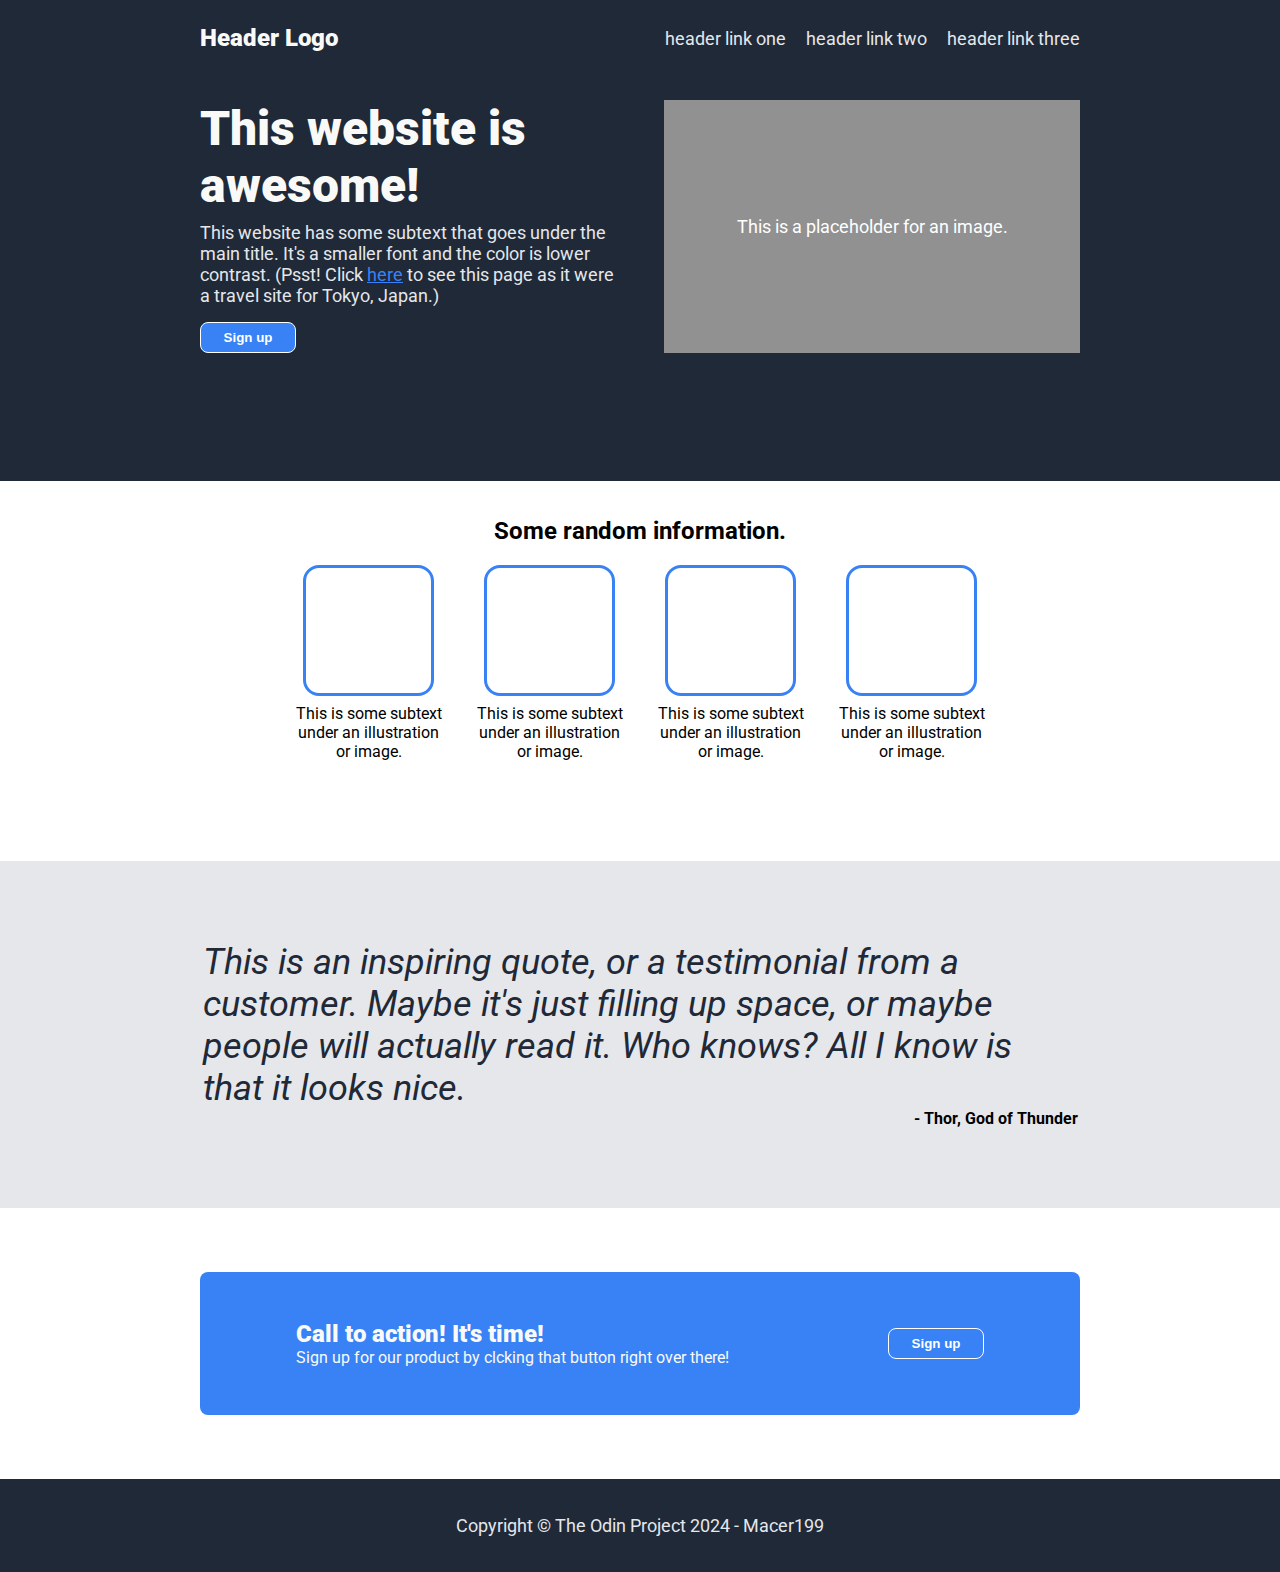
<file: index.html>
<!DOCTYPE html>
<html lang="en"> 
<head>
    <meta charset="UTF-8">
    <meta name="viewport" content="width=device-width, initial-scale=1.0">
    <link rel="stylesheet" href="./styles.css">
    <title>Landing Page</title>
</head>
<body>
    <div class="header">
        <div class="top">
            <div class="logo">Header Logo</div>
                <ul>
                    <li>header link one</li>
                    <li>header link two</li>
                    <li>header link three</li>
                </ul>
        </div>
        <div class="content">
            <div class="text">
                <div class="main">This website is awesome!</div>
                <div class="pad">This website has some subtext that goes under the 
                    main title. It's a smaller font and the color is lower contrast. 
                    (Psst! Click 
                    <a href="./TokyoVersion/tokyo.html" 
                    target="_blank" rel="noopener noreferrer">here</a> 
                    to see this page as it were a travel site for Tokyo, Japan.)</div>
                <button>Sign up</button>
            </div>
            <div class="placeholder">
                <div>This is a placeholder for an image.</div>
            </div>
        </div>
    </div>
    <div class="info">
        <div class="detail">Some random information.</div>
        <div class="images">
            <div class="subtext">
                <div class="box"></div>
                <div>This is some subtext under an illustration or image.</div>
            </div>
            <div class="subtext">
                <div class="box"></div>
                <div>This is some subtext under an illustration or image.</div>
            </div>
            <div class="subtext">
                <div class="box"></div>
                <div>This is some subtext under an illustration or image.</div>
            </div>
            <div class="subtext">
                <div class="box"></div>
                <div>This is some subtext under an illustration or image.</div>
            </div>
        </div>
    </div>
    <div class="quote">
        <div class="saying">
            <div class="inspire">This is an inspiring quote, or a testimonial from a 
                customer. Maybe it's just filling up space, or maybe people will actually 
                read it. Who knows? All I know is that it looks nice.
            </div>
            <div class="source">- Thor, God of Thunder</div>
        </div>
    </div>
    <div class="call">
        <div class="banner">
            <div class="action">
                <div class="fight">Call to action! It's time!</div>
                <div> Sign up for our product by clcking that button right over 
                    there!
                </div>
            </div>
             <button>Sign up</button>
        </div>
    </div>
    <div class="footer">Copyright © The Odin Project 2024 - Macer199</div>
</body>
</html>
</file>
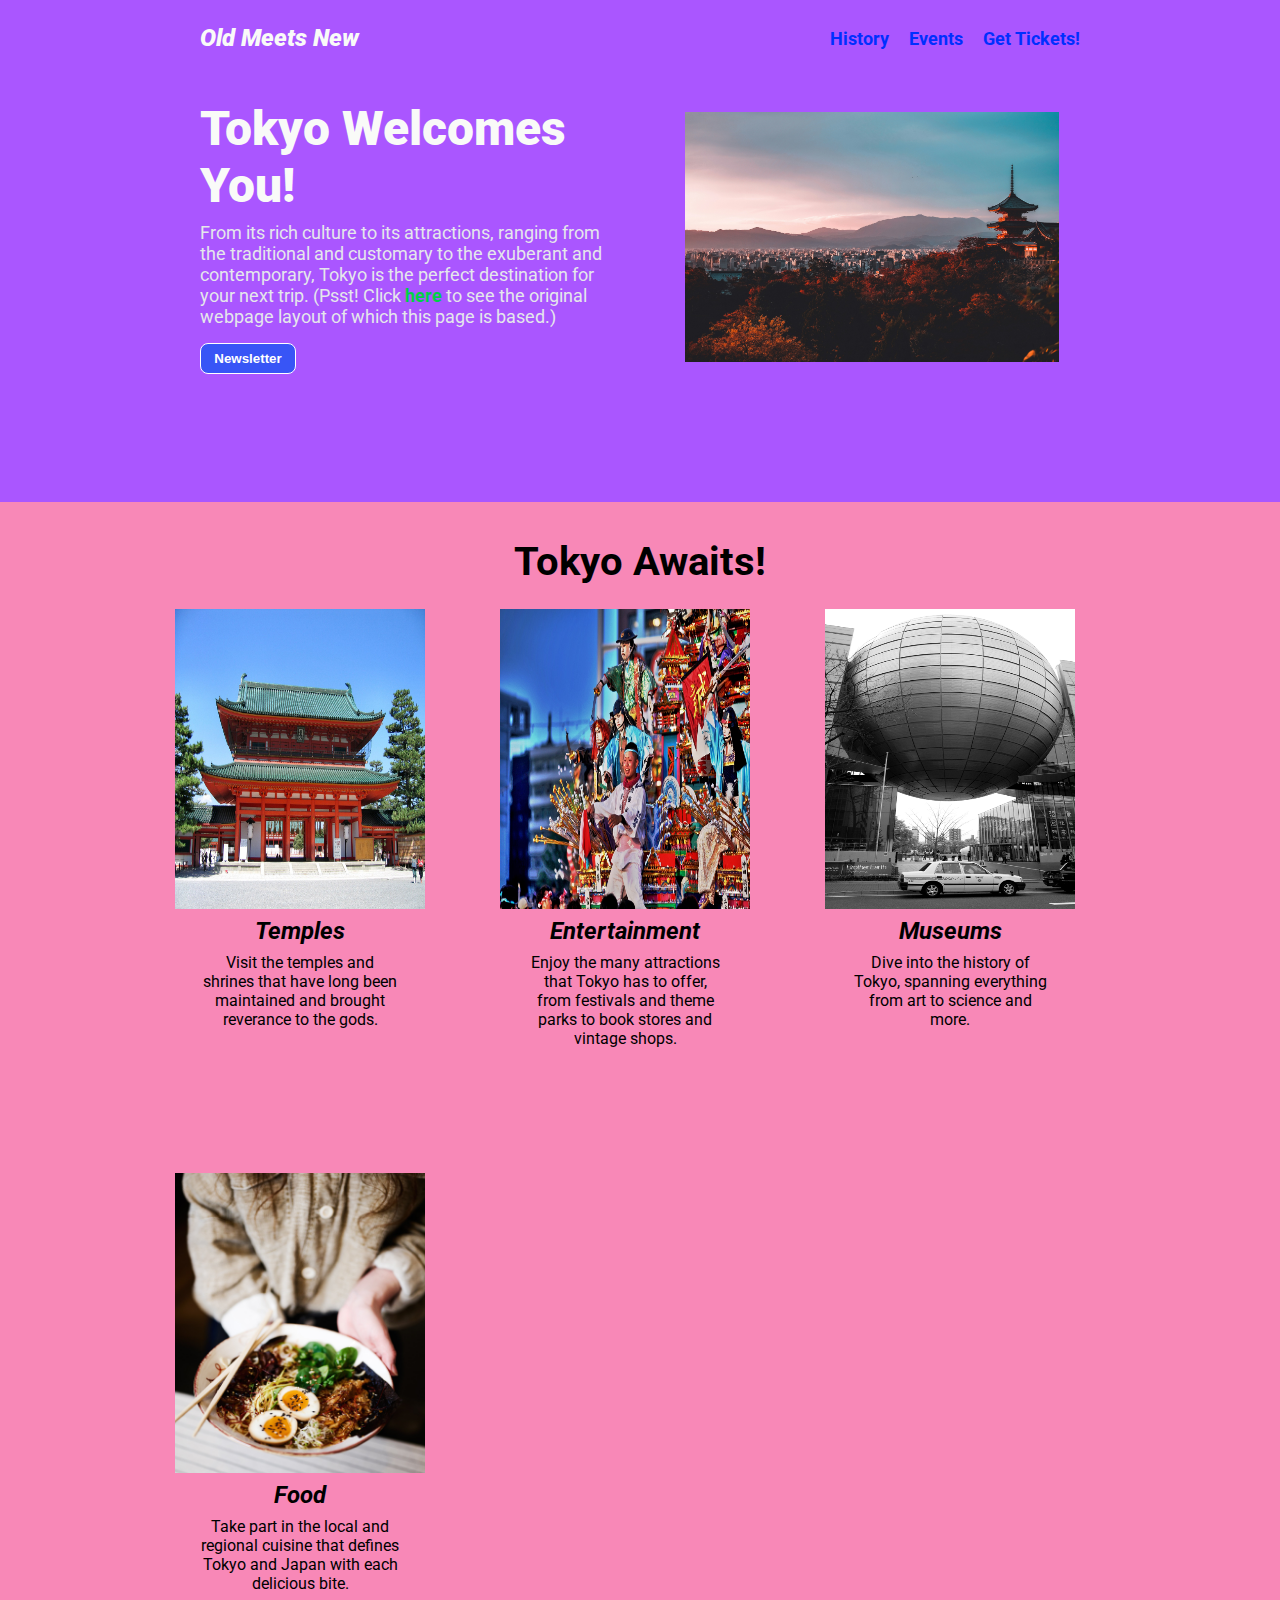
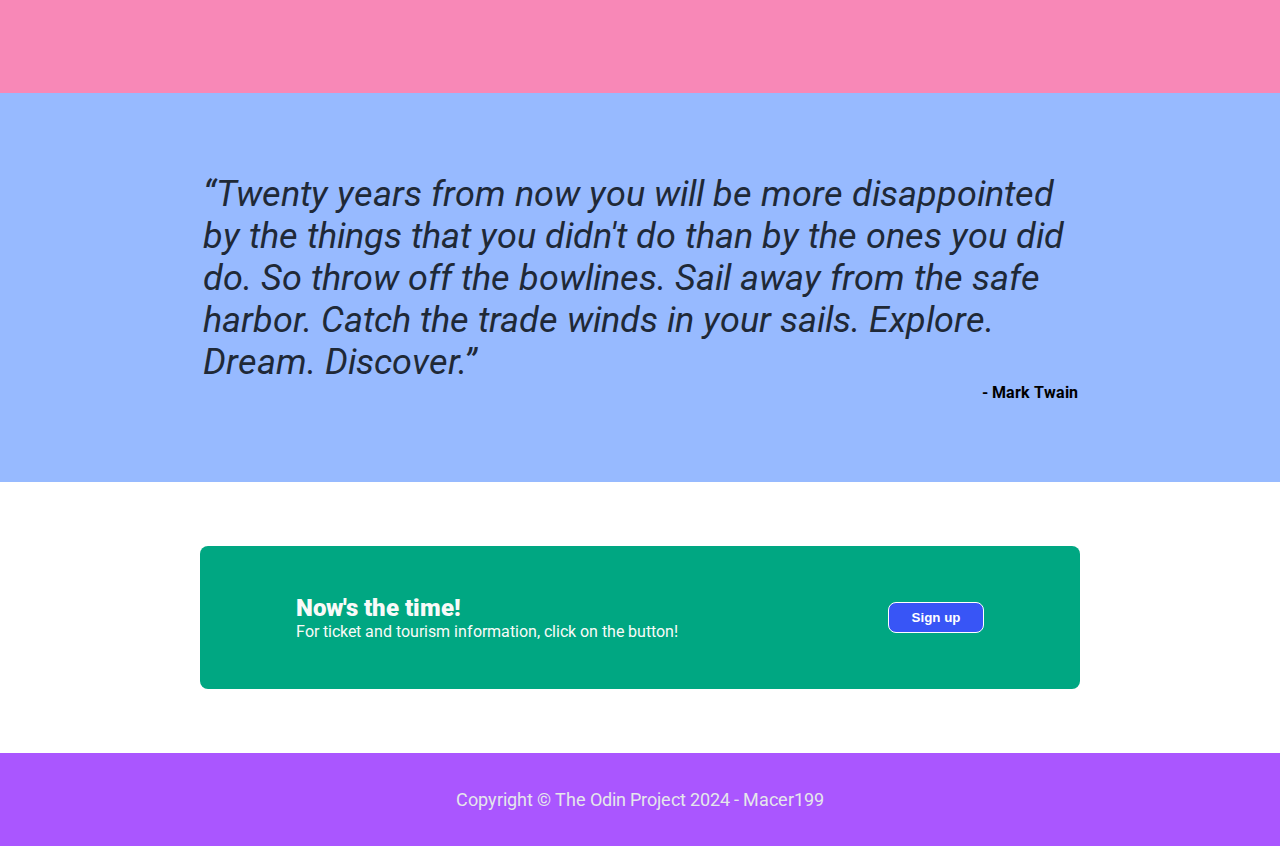
<file: tokyo.html>
<!DOCTYPE html>
<html lang="en"> 
<head>
    <meta charset="UTF-8">
    <meta name="viewport" content="width=device-width, initial-scale=1.0">
    <link rel="stylesheet" href="./tokyostyle.css">
    <title>Visit Tokyo!</title>
</head>
<body>
    <div class="header">
        <div class="top">
            <div class="logo">Old Meets New</div>
                <ul>
                    <li><a href="https://en.wikipedia.org/wiki/History_of_Tokyo" 
                        target="_blank" rel="noopener noreferrer">
                        History</a></li>
                    <li><a href="https://en.japantravel.com/events/tokyo" 
                        target="_blank" rel="noopener noreferrer">
                        Events</a></li>
                    <li><a href="https://www.expedia.com/Cheap-Flights-To-Tokyo.d179900.Travel-Guide-Flights" 
                        target="_blank" rel="noopener noreferrer">
                        Get Tickets!</a></li>
                </ul>
        </div>
        <div class="content">
            <div class="text">
                <div class="main">Tokyo Welcomes You!</div>
                <div class="pad">From its rich culture to its attractions, ranging 
                    from the traditional and customary to the exuberant and 
                    contemporary, Tokyo is the perfect destination for your next 
                    trip. (Psst! Click <a href="./index.html" target="_blank" 
                    rel="noopener noreferrer">here</a> to see the original webpage 
                    layout of which this page is based.)</div>
                <button><a href="https://tinyurl.com/3fcsbp85" 
                    target="_blank" rel="noopener noreferrer">Newsletter</a></button>
            </div>
            <div class="placeholder">
                <img src="./Japan.jpg" alt="Photo of Japan">
            </div>
        </div>
    </div>
    <div class="info">
        <div class="detail">Tokyo Awaits!</div>
        <div class="images">
            <div class="subtext">
                <img src="./temples.jpg" alt="Japanese Temple">
                <div class="attract">Temples</div>
                <div>Visit the temples and shrines that have long been maintained and 
                    brought reverance to the gods.</div>
            </div>
            <div class="subtext">
                <img src="./entertainment.jpg" alt="Japanese Festival">
                <div class="attract">Entertainment</div>
                <div>Enjoy the many attractions that Tokyo has to offer, from festivals 
                    and theme parks to book stores and vintage shops.</div>
            </div>
            <div class="subtext">
                <img src="./museums.jpg" alt="Japanese Museum">
                <div class="attract">Museums</div>
                <div>Dive into the history of Tokyo, spanning everything from art to 
                    science and more.</div>
            </div>
            <div class="subtext">
                <img src="./food.jpg" alt="Ramen">
                <div class="attract">Food</div>
                <div>Take part in the local and regional cuisine that defines Tokyo and 
                    Japan with each delicious bite.</div>
            </div>
        </div>
    </div>
    <div class="quote">
        <div class="saying">
            <div class="inspire">“Twenty years from now you will be more disappointed 
                by the things that you didn't do than by the ones you did do. So throw
                off the bowlines. Sail away from the safe harbor. Catch the trade winds 
                in your sails. Explore. Dream. Discover.”
            </div>
            <div class="source">- Mark Twain</div>
        </div>
    </div>
    <div class="call">
        <div class="banner">
            <div class="action">
                <div class="fight">Now's the time!</div>
                <div> For ticket and tourism information, click on the button!
                </div>
            </div>
            <button><a href="https://tinyurl.com/3fcsbp85" 
                    target="_blank" rel="noopener noreferrer">Sign up</a></button>
        </div>
    </div>
    <div class="footer">Copyright © The Odin Project 2024 - Macer199</div>
</body>
</html>
</file>
<file: styles.css>
@import url('https://fonts.googleapis.com/css2?family=Roboto:wght@400;700&display=swap');

body {
    display: flex;
    flex-flow: column nowrap;
    justify-content: space-between;
    margin: 0;
    font-family: Roboto, 'Times New Roman', sans-serif;
}

.header,
.info,
.quote,
.call,
.footer {
    padding: 0 200px;
    display: flex;
    flex-wrap: wrap;
}

.header,
.footer {
    background-color: #1F2937;
    flex-direction: column;
    color: #E5E7EB;
    font-size: 18px;
}

.header {
    padding-top: 24px;
    padding-bottom: 80px;
    
}

.top, 
.content {
    display: flex;
    justify-content: space-between;
    align-items: center;
    padding-bottom: 48px;
}

.logo {
    font-size: 24px;
    color: #F9FAF8;
    font-weight: 900;
}

ul {
    list-style-type: none;
    margin: 0;
    padding: 0;
    display: flex;
    flex-wrap: nowrap;
    gap: 20px;
}

.content {
    gap: 48px;
}

.text, 
.placeholder {
    flex: 1;
    align-self: stretch;
    flex-direction: column nowrap;
}

.main {
    font-size: 48px;
    color: #F9FAF8;
    font-weight: 900;
    padding: 0;
}

.pad {
    padding: 8px 0 16px;
}

a {
    color: #3882F6;
}

.placeholder{
    background-color: #919191;
    color: white;
    text-align: center;
    align-content: center;
}

button {
    display: flex;
    background-color: #3882F6;
    color: white;
    justify-content: center;
    font-weight: 900;
    border-color: white;
    border-style: solid;
    border-width: 1px;
    border-radius: 8px;
    padding: 7px 10px;
    width: 96px;
}

.info {
    display: flex;
    flex-direction: column;
    align-items: center;
    justify-content: center;
    padding-top: 36px;
    padding-bottom: 100px;
}

.detail {
    padding-bottom: 20px;
    font-size: 24px;
    font-weight: bold;
}

.info .images {
    max-width: 700px;
    display: flex;
    gap: 24px;
}

.subtext {
    display: flex;
    flex-direction: column;
    align-items: center;
    justify-content: center;
    text-align: center;
    gap: 8px;
}

.box {
    width: 125px;
    height: 125px;
    border: 3px solid #3882F6;
    border-radius: 16px;
}

.quote {
    background-color: #E5E7EB;
    padding-top: 80px;
    padding-bottom: 80px;
    justify-content: center;
    align-items: center;
}

.saying {
    display: flex;
    flex-direction: column;
    max-width: 875px;
}

.inspire {
    font-size: 36px;
    font-style: italic;
    color: #1F2937;
}

.source {
    font-weight: bold;
    align-self: flex-end;
}

.call {
    display: flex;
    justify-content: center;
    align-items: center;
    color: #F9FAF8;
    padding-top: 64px;
    padding-bottom: 64px;
}

.banner {
    display: flex;
    max-width: 1000px;
    flex: auto;
    justify-content: space-between;
    align-items: center;
    background-color: #3882F6;
    border-radius: 8px;
    padding: 48px 96px;
}

.fight {
    font-size: 24px;
    font-weight: 900;
    color: #F9FAF8;
}

.footer {
    padding-top: 36px;
    padding-bottom: 36px;
    text-align: center;
}
</file>
<file: tokyostyle.css>
@import url('https://fonts.googleapis.com/css2?family=Roboto:wght@400;700&display=swap');

body {
    display: flex;
    flex-flow: column nowrap;
    justify-content: space-between;
    margin: 0;
    font-family: Roboto, 'Times New Roman', sans-serif;
}

.header,
.info,
.quote,
.call,
.footer {
    padding: 0 200px;
    display: flex;
    flex-wrap: wrap;
}

.header,
.footer {
    background-color: rgb(170, 86, 255);
    flex-direction: column;
    color: #E5E7EB;
    font-size: 18px;
}

.header {
    padding-top: 24px;
    padding-bottom: 80px;
    
}

.top, 
.content {
    display: flex;
    justify-content: space-between;
    align-items: center;
    padding-bottom: 48px;
}

.logo {
    font-size: 24px;
    color: #F9FAF8;
    font-weight: 900;
    font-style: italic;
}

ul {
    list-style-type: none;
    margin: 0;
    padding: 0;
    display: flex;
    flex-wrap: nowrap;
    gap: 20px;
}

.content {
    gap: 48px;
}

.text, 
.placeholder {
    flex: 1;
    align-self: stretch;
    flex-direction: column nowrap;
}

.placeholder {
    display: flex;
    max-width: auto;
    justify-content: center;
    align-items: center;
}

.placeholder img {
    width: 90%;
    height: auto;
}

.main {
    font-size: 48px;
    color: #F9FAF8;
    font-weight: 900;
    padding: 0;
}

.pad {
    padding: 8px 0 16px;
}

button {
    display: flex;
    background-color: #3855f6;
    color: white;
    justify-content: center;
    font-weight: 900;
    border-color: white;
    border-style: solid;
    border-width: 1px;
    border-radius: 8px;
    padding: 7px 10px;
    width: 96px;
}

button a,
li a, 
.pad a {
    text-decoration: none;
    font-weight: bold;
}

button a {
    color: white;
}

li a {
    color: #002fff;
}

.pad a {
    color: rgb(0, 209, 70);
}

.info {
    display: flex;
    flex-direction: column;
    align-items: center;
    justify-content: center;
    background-color: rgb(248, 136, 183);
    padding-top: 36px;
    padding-bottom: 100px;
}

.detail {
    padding-bottom: 24px;
    font-size: 40px;
    font-weight: bold;
}

.info .images {
    max-width: 1200px;
    flex-wrap: wrap;
    display: flex;
    gap: 125px;
}

.subtext {
    display: flex;
    flex-direction: column;
    max-width: 200px;
    align-items: center;
    justify-content: baseline;
    text-align: center;
    gap: 8px;
}

.subtext .attract {
    font-size: 24px;
    font-weight: 700;
    font-style: italic;
}

.subtext img {
    width: 125%;
    height: 300px;
}

.quote {
    background-color: #97baff;
    padding-top: 80px;
    padding-bottom: 80px;
    justify-content: center;
    align-items: center;
}

.saying {
    display: flex;
    flex-direction: column;
    max-width: 875px;
}

.inspire {
    font-size: 36px;
    font-style: italic;
    color: #1F2937;
}

.source {
    font-weight: bold;
    align-self: flex-end;
}

.call {
    display: flex;
    justify-content: center;
    align-items: center;
    color: #F9FAF8;
    padding-top: 64px;
    padding-bottom: 64px;
}

.banner {
    display: flex;
    max-width: 1000px;
    flex: auto;
    justify-content: space-between;
    align-items: center;
    background-color: #00a782;
    border-radius: 8px;
    padding: 48px 96px;
}

.fight {
    font-size: 24px;
    font-weight: 900;
    color: #F9FAF8;
}

.footer {
    padding-top: 36px;
    padding-bottom: 36px;
    text-align: center;
}
</file>
